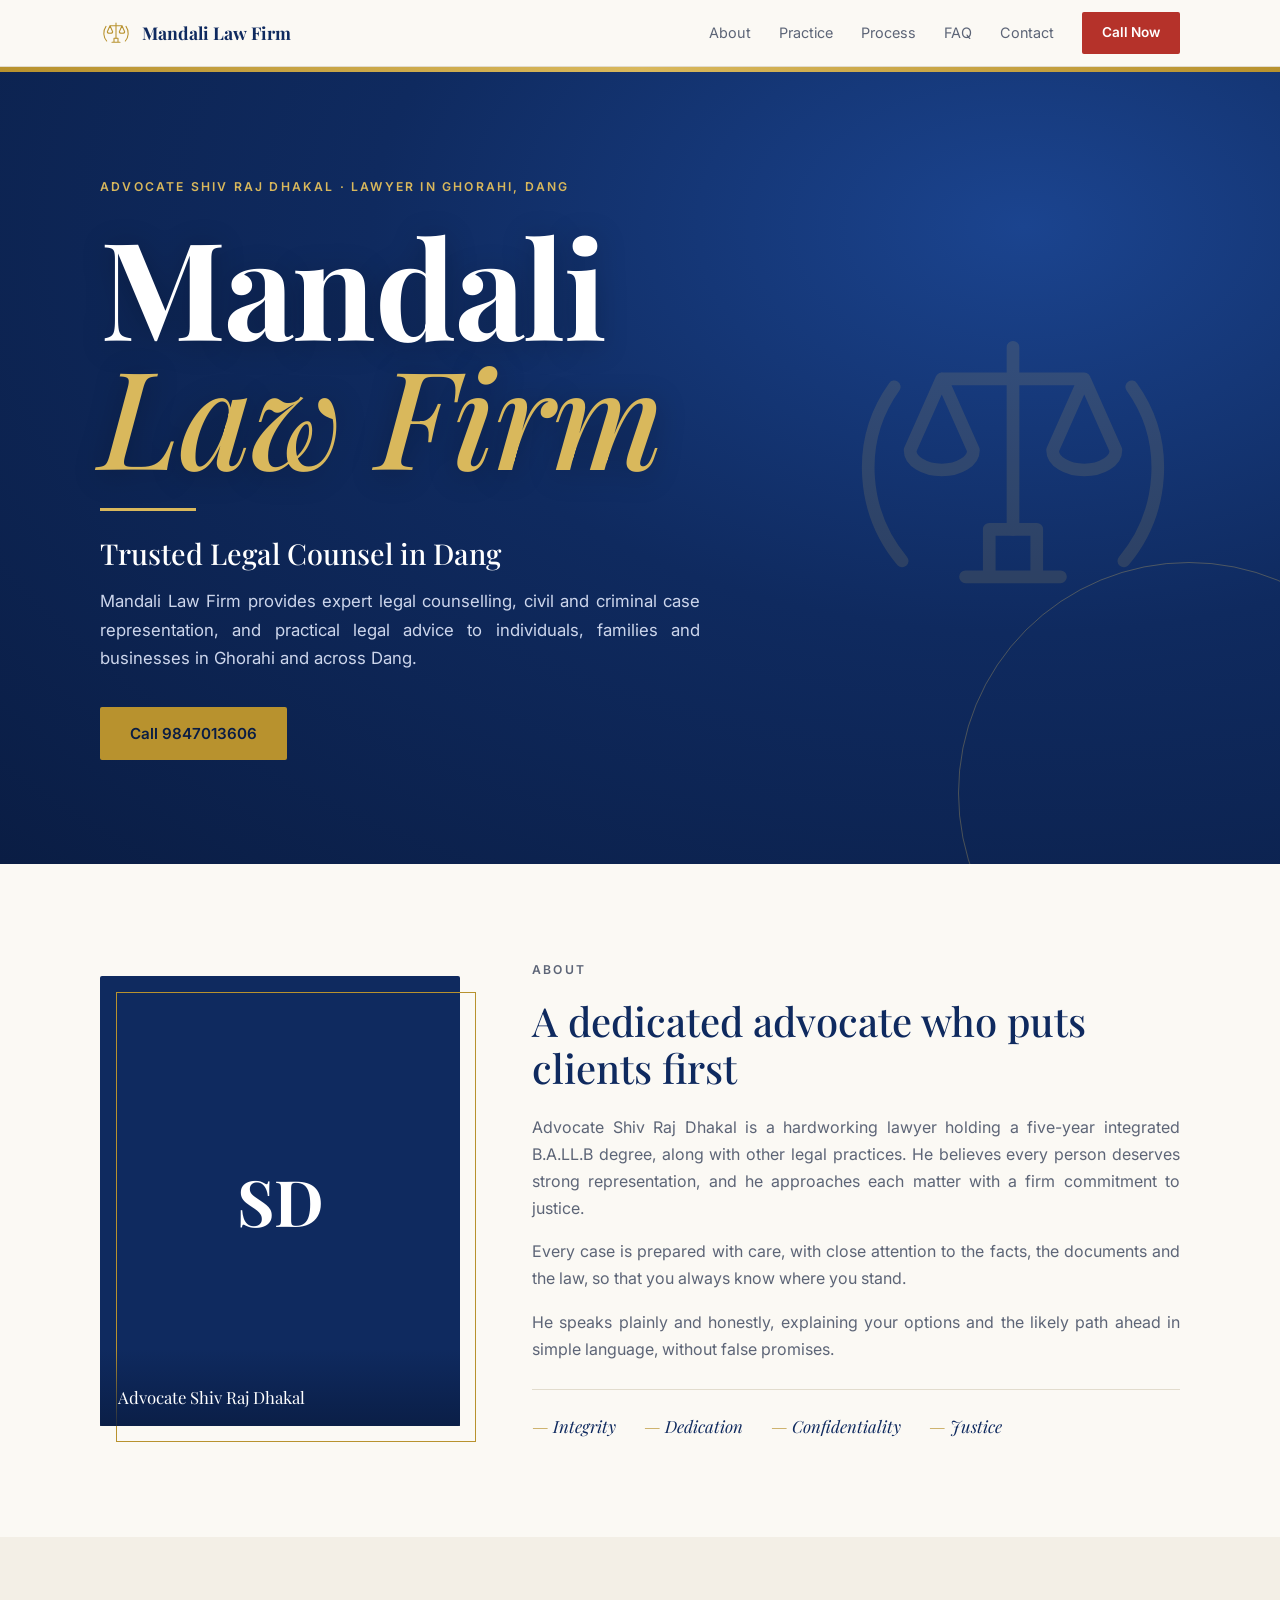
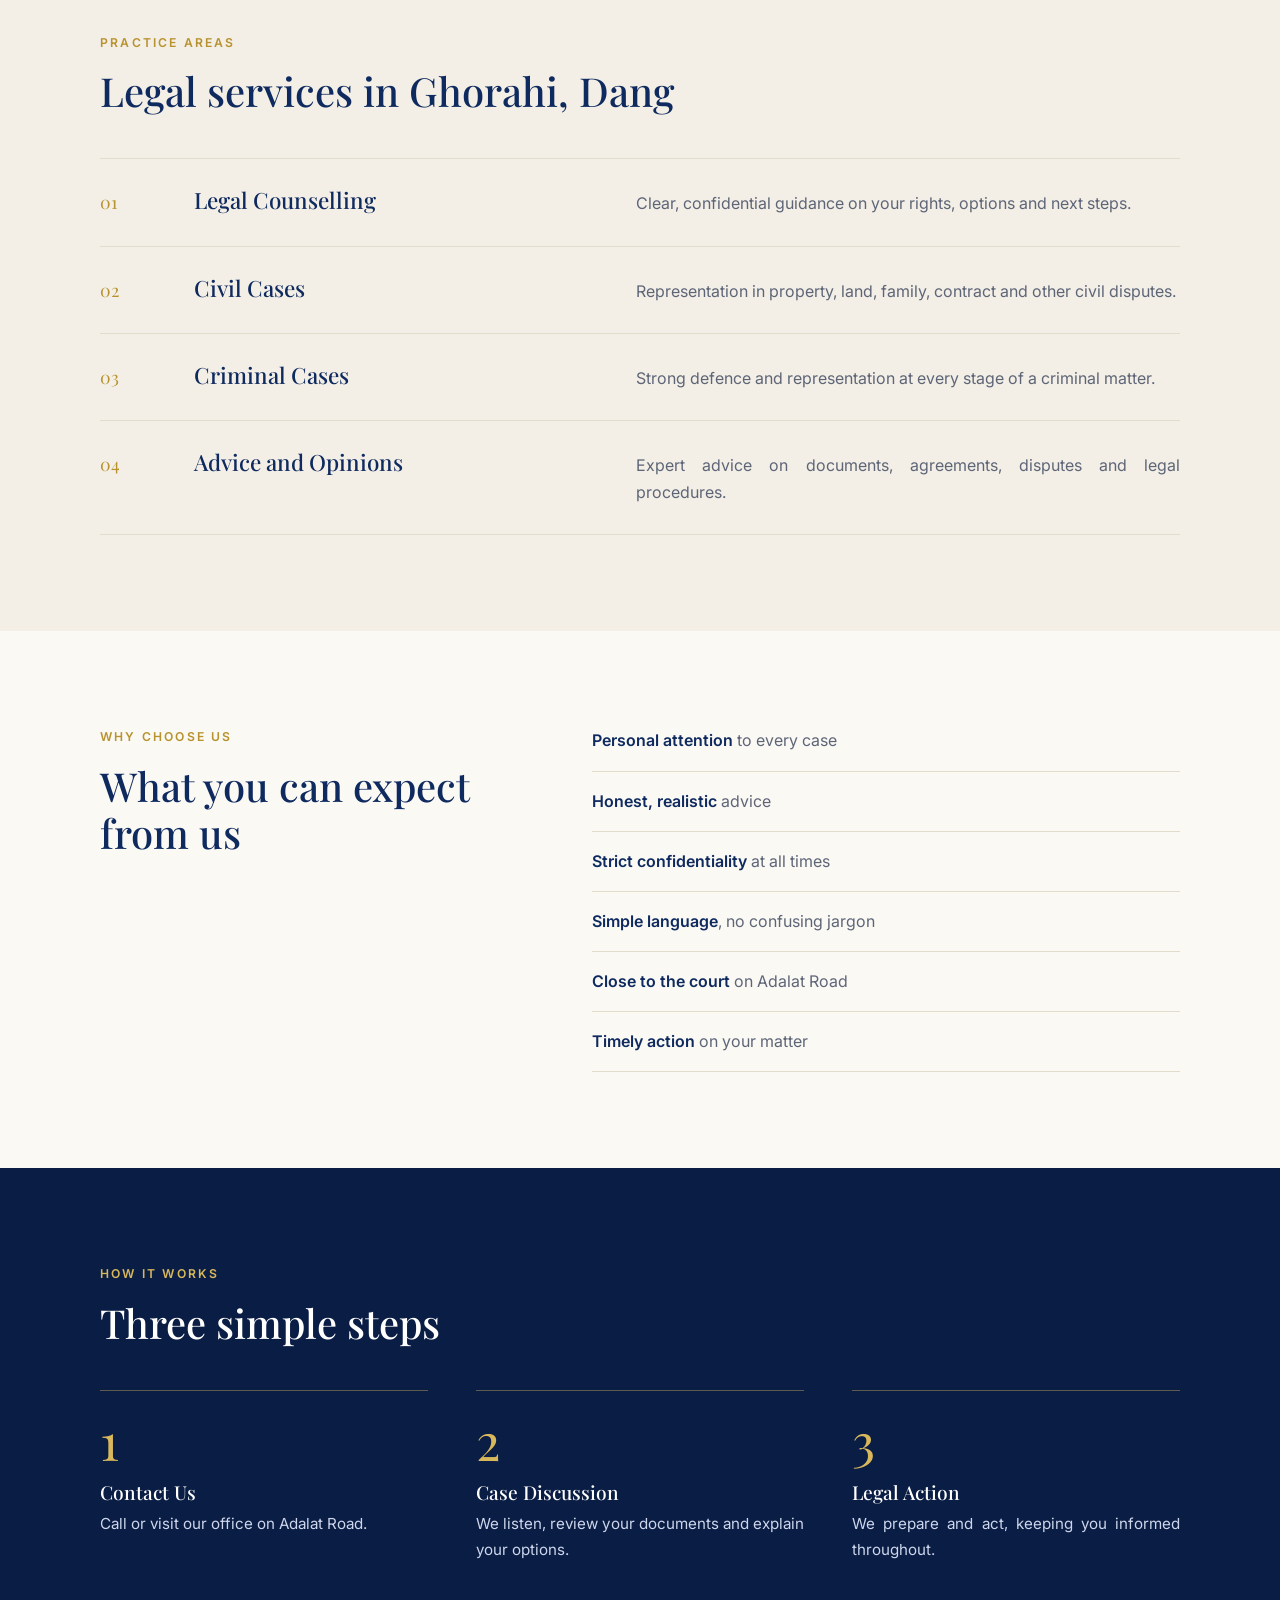
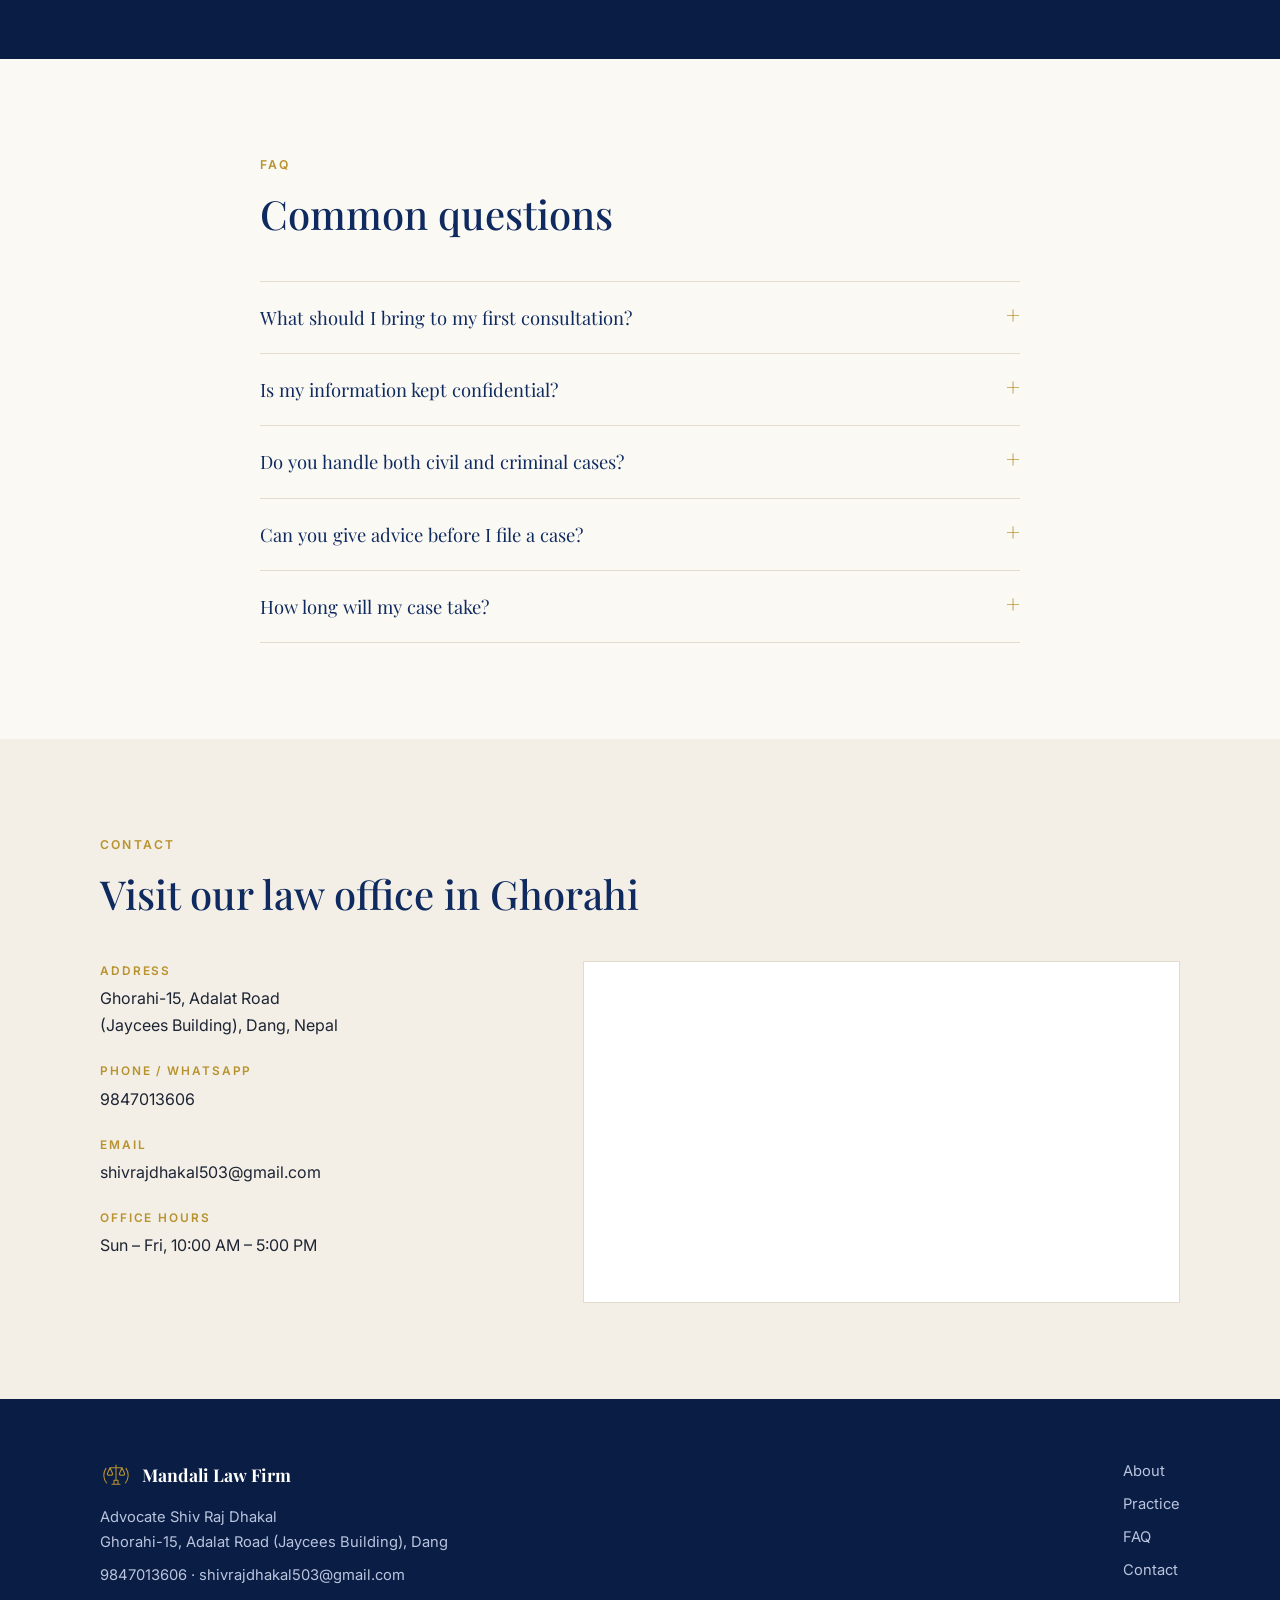
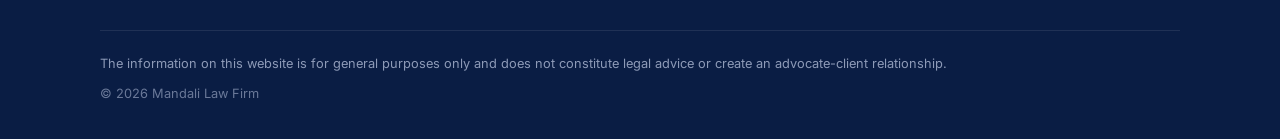
<file: index.html>
<!DOCTYPE html>
<html lang="en">
<head>
  <meta charset="UTF-8">
  <meta name="viewport" content="width=device-width, initial-scale=1">

  <!-- SEO: edit title, description and keywords here -->
  <title>Mandali Law Firm | Advocate Shiv Raj Dhakal | Lawyer in Ghorahi, Dang</title>
  <meta name="description" content="Mandali Law Firm in Ghorahi, Dang. Advocate Shiv Raj Dhakal offers legal counselling, civil and criminal case representation, and practical legal advice.">
  <meta name="keywords" content="lawyer in Dang, advocate in Ghorahi, civil case lawyer, criminal case lawyer, legal advice Nepal">
  <meta name="google-site-verification" content="ieI-1w1-QA0zMi_Jlc4qzPUA3rNJgnVBxiXL_9decQw" />
  <meta name="theme-color" content="#0f2a5f">
  <meta name="robots" content="index, follow, max-image-preview:large">
  <meta name="author" content="Mandali Law Firm">
  <meta name="geo.region" content="NP-P5">
  <meta name="geo.placename" content="Ghorahi, Dang">

  <meta property="og:site_name" content="Mandali Law Firm">

  <script type="application/ld+json">
  {
    "@context": "https://schema.org",
    "@type": "WebSite",
    "name": "Mandali Law Firm",
    "alternateName": "Mandali Law Firm",
    "url": "https://mandalilawfirm.netlify.app/"
  }
  </script>
  <!-- Site address set to https://mandalilawfirm.netlify.app/ (canonical, og:url, schema url). Update these if you ever move to a custom domain. -->
  <link rel="canonical" href="https://mandalilawfirm.netlify.app/"> <!-- DOMAIN -->

  <!-- Social sharing previews (WhatsApp, Facebook) -->
  <meta property="og:type" content="website">
  <meta property="og:site_name" content="Mandali Law Firm">
  <meta property="og:title" content="Mandali Law Firm | Advocate Shiv Raj Dhakal | Lawyer in Ghorahi, Dang">
  <meta property="og:description" content="Legal counselling, civil and criminal case representation and practical legal advice in Ghorahi, Dang.">
  <meta property="og:url" content="https://mandalilawfirm.netlify.app/"> <!-- DOMAIN -->
  <meta property="og:image" content="https://raw.githubusercontent.com/Shrish242/mandalilawfirm/master/potrait.jpeg">
  <meta property="og:locale" content="en_NP">
  <meta name="twitter:card" content="summary">

  <link rel="icon" href="https://raw.githubusercontent.com/Shrish242/mandalilawfirm/master/favicon.png" type="image/x-icon">

  <link rel="preconnect" href="https://fonts.googleapis.com">
  <link rel="preconnect" href="https://fonts.gstatic.com" crossorigin>
  <link href="https://fonts.googleapis.com/css2?family=Inter:wght@400;500;600&family=Playfair+Display:ital,wght@0,500;0,700;1,500&display=swap" rel="stylesheet">
  <link rel="stylesheet" href="style.css">

  <!-- Schema markup: update address, phone or hours if they change -->
  <script type="application/ld+json">
  {
    "@context": "https://schema.org",
    "@type": "LegalService",
    "name": "Mandali Law Firm",
    "alternateName": "Mandali Law Firm Ghorahi",
    "description": "Law firm in Ghorahi, Dang offering legal counselling, civil case and criminal case representation, and legal advice and opinions.",
    "url": "https://mandalilawfirm.netlify.app/",
    "image": "https://raw.githubusercontent.com/Shrish242/mandalilawfirm/master/potrait.jpeg",
    "founder": { "@type": "Person", "name": "Advocate Shiv Raj Dhakal", "jobTitle": "Advocate" },
    "knowsAbout": ["Legal counselling", "Civil cases", "Criminal cases", "Legal advice and opinions"],
    "telephone": "+9779847013606",
    "email": "shivrajdhakal503@gmail.com",
    "address": {
      "@type": "PostalAddress",
      "streetAddress": "Adalat Road (Jaycees Building), Ghorahi-15",
      "addressLocality": "Ghorahi",
      "addressRegion": "Dang",
      "addressCountry": "NP"
    },
    "areaServed": [
      { "@type": "City", "name": "Ghorahi" },
      { "@type": "AdministrativeArea", "name": "Dang" }
    ]
  }
  </script>

  <!-- FAQ schema: keep in sync with the visible FAQ section -->
  <script type="application/ld+json">
  {
    "@context": "https://schema.org",
    "@type": "FAQPage",
    "mainEntity": [
      { "@type": "Question", "name": "What should I bring to my first consultation?", "acceptedAnswer": { "@type": "Answer", "text": "Bring your citizenship certificate, any relevant papers (land documents, agreements, notices, court orders) and a short written timeline of events." } },
      { "@type": "Question", "name": "Is my information kept confidential?", "acceptedAnswer": { "@type": "Answer", "text": "Yes. Everything you share with us is treated as strictly confidential." } },
      { "@type": "Question", "name": "Do you handle both civil and criminal cases?", "acceptedAnswer": { "@type": "Answer", "text": "Yes. We handle civil matters such as land, family and contract disputes, and criminal matters at every stage." } },
      { "@type": "Question", "name": "Can you give advice before I file a case?", "acceptedAnswer": { "@type": "Answer", "text": "Yes. Many problems can be understood, and sometimes resolved, with early legal advice." } },
      { "@type": "Question", "name": "How long will my case take?", "acceptedAnswer": { "@type": "Answer", "text": "It depends on the type and complexity of the case and the court. After reviewing your matter, we will give you a realistic expectation." } }
    ]
  }
  </script>
</head>
<body>

  <!-- LOGO: replace the contents of this symbol with your real logo SVG, or swap the <svg><use> tags for an <img src="logo.png"> -->
  <svg width="0" height="0" style="position:absolute" aria-hidden="true">
    <symbol id="logo" viewBox="0 0 48 48">
      <g fill="none" stroke="currentColor" stroke-width="1.6" stroke-linecap="round" stroke-linejoin="round">
        <path d="M10 36c-5-6-6-15-1-22M38 36c5-6 6-15 1-22"/>
        <path d="M24 9v23M15 13h18M15 13l-4 9a4 2.5 0 0 0 8 0zM33 13l-4 9a4 2.5 0 0 0 8 0z"/>
        <path d="M18 38h12M21 32h6v6h-6z"/>
      </g>
    </symbol>
  </svg>

  <header class="nav" id="top">
    <div class="wrap nav-inner">
      <a href="#top" class="brand" aria-label="Mandali Law Firm home">
        <svg class="logo"><use href="#logo"/></svg>
        <span>Mandali Law Firm</span>
      </a>
      <nav id="menu" aria-label="Main">
        <a href="#about">About</a>
        <a href="#services">Practice</a>
        <a href="#process">Process</a>
        <a href="#faq">FAQ</a>
        <a href="#contact">Contact</a>
      </nav>
      <a class="call-link" href="tel:+9779847013606">Call Now</a>
      <button class="burger" id="burger" aria-label="Open menu" aria-expanded="false"><span></span><span></span></button>
    </div>
  </header>

  <main>
    <!-- HERO -->
    <section class="hero">
      <svg class="hero-mark" aria-hidden="true"><use href="#logo"/></svg>
      <div class="wrap hero-inner">
        <p class="eyebrow">Advocate Shiv Raj Dhakal &middot; Lawyer in Ghorahi, Dang</p>
        <!-- FIRM NAME: this is the page's main heading (H1) for search engines. Edit here. -->
        <h1 class="firm"><span>Mandali</span> <span class="gold">Law Firm</span></h1>
        <div class="rule"></div>
        <h2 class="tagline">Trusted Legal Counsel in Dang</h2>
        <p class="lead">Mandali Law Firm provides expert legal counselling, civil and criminal case representation, and practical legal advice to individuals, families and businesses in Ghorahi and across Dang.</p>
        <a class="btn" href="tel:+9779847013606">Call 9847013606</a>
      </div>
    </section>

    <!-- ABOUT -->
    <section id="about" class="section">
      <div class="wrap about">
        <figure class="portrait reveal">
          <!-- PHOTO: loaded from your GitHub repo (raw link). If you host the site in the same repo, you can change this to src="potrait.jpeg". If it fails to load, initials are shown instead. -->
          <img src="https://raw.githubusercontent.com/Shrish242/mandalilawfirm/master/potrait.jpeg" alt="Advocate Shiv Raj Dhakal" width="420" height="420" loading="lazy"
               onerror="this.parentElement.classList.add('no-img'); this.remove();">
          <span class="initials" aria-hidden="true">SD</span>
          <figcaption>Advocate Shiv Raj Dhakal</figcaption>
        </figure>
        <div class="reveal">
          <p class="eyebrow">About</p>
          <h2>A dedicated advocate who puts clients first</h2>
          <!-- TEXT: edit these paragraphs freely -->
          <p>Advocate Shiv Raj Dhakal is a hardworking lawyer holding a five-year integrated B.A.LL.B degree, along with other legal practices. He believes every person deserves strong representation, and he approaches each matter with a firm commitment to justice.</p>
          <p>Every case is prepared with care, with close attention to the facts, the documents and the law, so that you always know where you stand.</p>
          <p>He speaks plainly and honestly, explaining your options and the likely path ahead in simple language, without false promises.</p>
          <ul class="values">
            <li>Integrity</li><li>Dedication</li><li>Confidentiality</li><li>Justice</li>
          </ul>
        </div>
      </div>
    </section>

    <!-- PRACTICE AREAS -->
    <section id="services" class="section tint">
      <div class="wrap">
        <div class="head reveal"><p class="eyebrow">Practice Areas</p><h2>Legal services in Ghorahi, Dang</h2></div>
        <ol class="rows">
          <li class="reveal"><span class="num">01</span><h3>Legal Counselling</h3><p>Clear, confidential guidance on your rights, options and next steps.</p></li>
          <li class="reveal"><span class="num">02</span><h3>Civil Cases</h3><p>Representation in property, land, family, contract and other civil disputes.</p></li>
          <li class="reveal"><span class="num">03</span><h3>Criminal Cases</h3><p>Strong defence and representation at every stage of a criminal matter.</p></li>
          <li class="reveal"><span class="num">04</span><h3>Advice and Opinions</h3><p>Expert advice on documents, agreements, disputes and legal procedures.</p></li>
        </ol>
      </div>
    </section>

    <!-- WHY US -->
    <section class="section">
      <div class="wrap split">
        <div class="reveal"><p class="eyebrow">Why Choose Us</p><h2>What you can expect from us</h2></div>
        <ul class="why reveal">
          <li><strong>Personal attention</strong> to every case</li>
          <li><strong>Honest, realistic</strong> advice</li>
          <li><strong>Strict confidentiality</strong> at all times</li>
          <li><strong>Simple language</strong>, no confusing jargon</li>
          <li><strong>Close to the court</strong> on Adalat Road</li>
          <li><strong>Timely action</strong> on your matter</li>
        </ul>
      </div>
    </section>

    <!-- PROCESS -->
    <section id="process" class="section dark">
      <div class="wrap">
        <div class="head reveal"><p class="eyebrow">How It Works</p><h2>Three simple steps</h2></div>
        <ol class="steps">
          <li class="reveal"><span>1</span><h3>Contact Us</h3><p>Call or visit our office on Adalat Road.</p></li>
          <li class="reveal"><span>2</span><h3>Case Discussion</h3><p>We listen, review your documents and explain your options.</p></li>
          <li class="reveal"><span>3</span><h3>Legal Action</h3><p>We prepare and act, keeping you informed throughout.</p></li>
        </ol>
      </div>
    </section>

    <!-- FAQ -->
    <section id="faq" class="section">
      <div class="wrap narrow">
        <div class="head reveal"><p class="eyebrow">FAQ</p><h2>Common questions</h2></div>
        <!-- TEXT: edit questions and answers here -->
        <div class="faq reveal">
          <details><summary>What should I bring to my first consultation?</summary><p>Bring your citizenship certificate, any relevant papers (land documents, agreements, notices, court orders) and a short written timeline of events.</p></details>
          <details><summary>Is my information kept confidential?</summary><p>Yes. Everything you share with us is treated as strictly confidential.</p></details>
          <details><summary>Do you handle both civil and criminal cases?</summary><p>Yes. We handle civil matters such as land, family and contract disputes, and criminal matters at every stage.</p></details>
          <details><summary>Can you give advice before I file a case?</summary><p>Yes. Many problems can be understood, and sometimes resolved, with early legal advice.</p></details>
          <details><summary>How long will my case take?</summary><p>It depends on the type and complexity of the case and the court. After reviewing your matter, we will give you a realistic expectation.</p></details>
        </div>
      </div>
    </section>

    <!-- CONTACT -->
    <section id="contact" class="section tint">
      <div class="wrap">
        <div class="head reveal"><p class="eyebrow">Contact</p><h2>Visit our law office in Ghorahi</h2></div>
        <div class="contact reveal">
          <div class="info">
            <dl>
              <dt>Address</dt>
              <dd>Ghorahi-15, Adalat Road<br>(Jaycees Building), Dang, Nepal</dd>
              <dt>Phone / WhatsApp</dt>
              <dd><a href="tel:+9779847013606">9847013606</a></dd>
              <dt>Email</dt>
              <dd><a href="mailto:shivrajdhakal503@gmail.com">shivrajdhakal503@gmail.com</a></dd>
              <!-- OFFICE HOURS: placeholder, replace with real hours -->
              <dt>Office hours</dt>
              <dd>Sun &ndash; Fri, 10:00 AM &ndash; 5:00 PM</dd>
            </dl>
          </div>
          <div class="map">
            <iframe title="Map of Adalat Road, Ghorahi, Dang" loading="lazy" referrerpolicy="no-referrer-when-downgrade"
              src="https://maps.google.com/maps?q=Adalat+Road+Ghorahi+Dang+Nepal&output=embed"></iframe>
          </div>
        </div>
      </div>
    </section>
  </main>

  <footer class="footer">
    <div class="wrap foot-inner">
      <div>
        <a href="#top" class="brand light"><svg class="logo"><use href="#logo"/></svg><span>Mandali Law Firm</span></a>
        <p>Advocate Shiv Raj Dhakal<br>Ghorahi-15, Adalat Road (Jaycees Building), Dang</p>
        <p><a href="tel:+9779847013606">9847013606</a> &middot; <a href="mailto:shivrajdhakal503@gmail.com">shivrajdhakal503@gmail.com</a></p>
      </div>
      <nav aria-label="Footer">
        <a href="#about">About</a><a href="#services">Practice</a><a href="#faq">FAQ</a><a href="#contact">Contact</a>
      </nav>
    </div>
    <p class="wrap disclaimer">The information on this website is for general purposes only and does not constitute legal advice or create an advocate-client relationship.</p>
    <p class="wrap copy">&copy; <span id="year"></span> Mandali Law Firm</p>
  </footer>

  <!-- Floating buttons (visible on mobile) -->
  <div class="float">
    <a href="https://wa.me/9779847013606" class="wa" aria-label="WhatsApp" target="_blank" rel="noopener">
      <svg viewBox="0 0 24 24"><path d="M20 12a8 8 0 0 1-11.9 7L4 20l1.1-4A8 8 0 1 1 20 12z"/></svg>
    </a>
    <a href="tel:+9779847013606" class="call" aria-label="Call">
      <svg viewBox="0 0 24 24"><path d="M5 4h4l2 5-2.5 1.5a11 11 0 0 0 5 5L15 13l5 2v4a2 2 0 0 1-2 2A16 16 0 0 1 3 6a2 2 0 0 1 2-2z"/></svg>
    </a>
  </div>

  <script src="script.js"></script>
</body>
</html>
</file>
<file: style.css>
/* COLORS: change the palette here */
:root{
  --blue:#0f2a5f;
  --blue-deep:#0a1d44;
  --gold:#b8922e;
  --gold-soft:#d9b85c;
  --red:#b5322a;
  --paper:#fbf9f4;
  --tint:#f3efe6;
  --ink:#1d2433;
  --muted:#5d6577;
  --line:#e2dccd;
}
*{box-sizing:border-box;margin:0;padding:0}
html{scroll-behavior:smooth;scroll-padding-top:70px}
body{font-family:'Inter',system-ui,sans-serif;color:var(--ink);background:var(--paper);line-height:1.7;-webkit-font-smoothing:antialiased}
h1,h2,h3{font-family:'Playfair Display',Georgia,serif;color:var(--blue);line-height:1.18;font-weight:500}
a{color:inherit;text-decoration:none}
ul,ol{list-style:none}
.wrap{width:min(1080px,100% - 40px);margin-inline:auto}
.narrow{width:min(760px,100% - 40px)}
.section{padding:96px 0}
.tint{background:var(--tint)}
.eyebrow{color:var(--gold);font-weight:600;font-size:.76rem;letter-spacing:.18em;text-transform:uppercase;margin-bottom:14px}
.head{margin-bottom:44px}
h2{font-size:clamp(1.8rem,4vw,2.5rem)}
h3{font-size:1.2rem}
:focus-visible{outline:2px solid var(--gold);outline-offset:3px}

/* Button */
.btn{display:inline-block;padding:14px 30px;background:var(--gold);color:var(--blue-deep);font-weight:600;font-size:.95rem;border-radius:2px;transition:background .25s,transform .25s}
.btn:hover{background:var(--gold-soft);transform:translateY(-2px)}

/* Nav */
.nav{position:sticky;top:0;z-index:50;background:var(--paper);border-bottom:1px solid var(--line)}
.nav-inner{display:flex;align-items:center;gap:28px;height:66px}
.brand{display:flex;align-items:center;gap:10px;font-family:'Playfair Display',serif;font-weight:700;color:var(--blue);font-size:1.1rem}
.logo{width:32px;height:32px;color:var(--gold)}
#menu{display:flex;gap:28px;margin-left:auto;font-size:.9rem;color:var(--muted)}
#menu a{position:relative;padding:4px 0}
#menu a::after{content:"";position:absolute;left:0;bottom:0;width:0;height:1px;background:var(--gold);transition:width .25s}
#menu a:hover{color:var(--blue)}
#menu a:hover::after{width:100%}
.call-link{background:var(--red);color:#fff;font-size:.85rem;font-weight:600;padding:9px 20px;border-radius:2px;transition:background .25s}
.call-link:hover{background:#972821}
.burger{display:none;background:none;border:0;width:36px;height:36px;cursor:pointer}
.burger span{display:block;height:2px;background:var(--blue);margin:7px 6px}

/* Hero */
.hero{background:radial-gradient(ellipse at 80% 20%,#1b448f 0%,var(--blue) 45%,var(--blue-deep) 100%);color:#fff;padding:110px 0 104px;position:relative;overflow:hidden}
.hero::before{content:"";position:absolute;left:0;right:0;top:0;height:5px;background:linear-gradient(90deg,var(--gold),var(--gold-soft),var(--gold))}
.hero::after{content:"";position:absolute;right:-140px;bottom:-160px;width:460px;height:460px;border:1px solid rgba(217,184,92,.3);border-radius:50%}
.hero-mark{position:absolute;right:6%;top:50%;width:min(380px,40vw);height:min(380px,40vw);transform:translateY(-50%);color:var(--gold-soft);opacity:.14;stroke-width:1}
.hero-inner{position:relative;z-index:1}
.hero .eyebrow{color:var(--gold-soft);margin-bottom:22px}
.firm{font-family:'Playfair Display',Georgia,serif;font-weight:700;line-height:.95;font-size:clamp(3.4rem,13vw,8.5rem);letter-spacing:-.01em;color:#fff;display:flex;flex-direction:column;text-shadow:0 4px 30px rgba(0,0,0,.25)}
.firm .gold{color:var(--gold-soft);font-style:italic;font-weight:500}
.rule{width:96px;height:3px;background:var(--gold-soft);margin:30px 0 26px}
.hero .tagline{color:#fff;font-size:clamp(1.3rem,3vw,1.8rem);font-weight:500;margin-bottom:16px}
.firm span{display:block}
.lead{font-size:1.05rem;color:#cdd6ec;max-width:600px;margin-bottom:34px}

/* About */
.about{display:grid;grid-template-columns:360px 1fr;gap:72px;align-items:center}
.portrait{position:relative;background:var(--blue);aspect-ratio:4/5;border-radius:2px}
.portrait::before{content:"";position:absolute;inset:16px -16px -16px 16px;border:1px solid var(--gold);z-index:0}
.portrait img{position:relative;z-index:1;width:100%;height:100%;object-fit:cover;object-position:center 15%;display:block}
.portrait figcaption{position:absolute;z-index:2;left:0;right:0;bottom:0;padding:34px 18px 14px;background:linear-gradient(transparent,rgba(10,29,68,.88));color:#fff;font-family:'Playfair Display',serif;font-size:1.05rem}
.portrait small{display:block;font-family:'Inter',sans-serif;font-size:.75rem;color:var(--gold-soft);letter-spacing:.06em}
.initials{display:none;position:absolute;inset:0;z-index:1;place-items:center;color:#fff;font:700 4rem 'Playfair Display',serif}
.portrait.no-img .initials{display:grid}
.about h2{margin-bottom:22px}
.about p{color:var(--muted);margin-bottom:16px}
.values{display:flex;flex-wrap:wrap;gap:8px 28px;margin-top:26px;padding-top:22px;border-top:1px solid var(--line)}
.values li{font-family:'Playfair Display',serif;font-style:italic;color:var(--blue);font-size:1.05rem}
.values li::before{content:"\2014\00a0";color:var(--gold)}

/* Practice rows */
.rows li{display:grid;grid-template-columns:70px 1fr 1.3fr;gap:24px;align-items:baseline;padding:28px 0;border-top:1px solid var(--line);transition:padding .3s}
.rows li:last-child{border-bottom:1px solid var(--line)}
.rows li:hover{padding-left:12px}
.num{font-family:'Playfair Display',serif;color:var(--gold);font-size:1.1rem}
.rows h3{font-size:1.4rem}
.rows p{color:var(--muted)}

/* Why */
.split{display:grid;grid-template-columns:1fr 1.4fr;gap:72px;align-items:start}
.why li{padding:16px 0;border-bottom:1px solid var(--line);color:var(--muted)}
.why li:first-child{padding-top:0}
.why strong{color:var(--blue);font-weight:600}

/* Steps */
.dark{background:var(--blue-deep);color:#cdd6ec}
.dark h2,.dark h3{color:#fff}
.dark .eyebrow{color:var(--gold-soft)}
.steps{display:grid;grid-template-columns:repeat(3,1fr);gap:48px}
.steps li{border-top:1px solid rgba(217,184,92,.4);padding-top:24px}
.steps span{display:block;font-family:'Playfair Display',serif;font-size:3.2rem;color:var(--gold-soft);line-height:1;margin-bottom:14px}
.steps p{margin-top:8px;font-size:.95rem}

/* FAQ */
.faq details{border-bottom:1px solid var(--line);padding:20px 0}
.faq details:first-child{border-top:1px solid var(--line)}
.faq summary{cursor:pointer;font-family:'Playfair Display',serif;font-size:1.15rem;color:var(--blue);list-style:none;display:flex;justify-content:space-between;gap:16px}
.faq summary::-webkit-details-marker{display:none}
.faq summary::after{content:"+";color:var(--gold);font-size:1.5rem;line-height:1;transition:transform .25s}
.faq details[open] summary::after{transform:rotate(45deg)}
.faq p{color:var(--muted);margin-top:12px;max-width:620px}

/* Contact */
.contact{display:grid;grid-template-columns:1fr 1.4fr;gap:56px;align-items:stretch}
.info dt{font-size:.74rem;letter-spacing:.16em;text-transform:uppercase;color:var(--gold);font-weight:600;margin-top:22px}
.info dt:first-child{margin-top:0}
.info dd{color:var(--ink);margin-top:4px}
.info a:hover{color:var(--red)}
.map{min-height:340px;border:1px solid var(--line);background:#fff;padding:8px}
.map iframe{width:100%;height:100%;min-height:324px;border:0;display:block}

/* Footer */
.footer{background:var(--blue-deep);color:#b9c4de;padding:60px 0 26px;font-size:.92rem}
.foot-inner{display:flex;justify-content:space-between;gap:32px;flex-wrap:wrap;margin-bottom:34px}
.brand.light{color:#fff;margin-bottom:14px}
.footer p{margin-bottom:8px}
.footer a:hover{color:var(--gold-soft)}
.footer nav{display:flex;flex-direction:column;gap:8px}
.disclaimer{font-size:.8rem;opacity:.75;border-top:1px solid rgba(255,255,255,.12);padding-top:22px}
.copy{font-size:.8rem;opacity:.55;margin-top:8px}

/* Floating buttons */
.float{display:none;position:fixed;right:16px;bottom:16px;z-index:60;flex-direction:column;gap:12px}
.float a{width:52px;height:52px;border-radius:50%;display:grid;place-items:center;box-shadow:0 6px 18px rgba(0,0,0,.25)}
.float svg{width:26px;height:26px;fill:none;stroke:#fff;stroke-width:2;stroke-linecap:round;stroke-linejoin:round}
.wa{background:#25d366}
.call{background:var(--red)}

/* Scroll animation */
.reveal{opacity:0;transform:translateY(20px);transition:opacity .7s ease,transform .7s ease}
.reveal.in{opacity:1;transform:none}
@media (prefers-reduced-motion:reduce){.reveal{opacity:1;transform:none;transition:none}html{scroll-behavior:auto}}

/* Responsive */
@media (max-width:900px){
  .about{grid-template-columns:300px 1fr;gap:48px}
  .split{grid-template-columns:1fr;gap:32px}
  .contact{grid-template-columns:1fr}
  .rows li{grid-template-columns:50px 1fr}
  .rows p{grid-column:2}
}
@media (max-width:720px){
  .section{padding:68px 0}
  .hero{padding:80px 0 76px}
  .burger{display:block}
  .call-link{margin-left:auto}
  #menu{position:absolute;top:66px;left:0;right:0;flex-direction:column;gap:0;background:var(--paper);border-bottom:1px solid var(--line);padding:6px 20px;display:none;margin:0}
  #menu.open{display:flex}
  #menu a{padding:14px 0;border-bottom:1px solid var(--line)}
  .about{grid-template-columns:1fr;gap:44px}
  .portrait{max-width:300px;margin-right:16px}
  .steps{grid-template-columns:1fr;gap:32px}
  .float{display:flex}
}

/* Justified paragraphs (straight left and right edges, like MS Word) */
.lead,.about p,.rows p,.steps p,.faq p{text-align:justify;text-justify:inter-word;hyphens:auto;-webkit-hyphens:auto}
</file>
